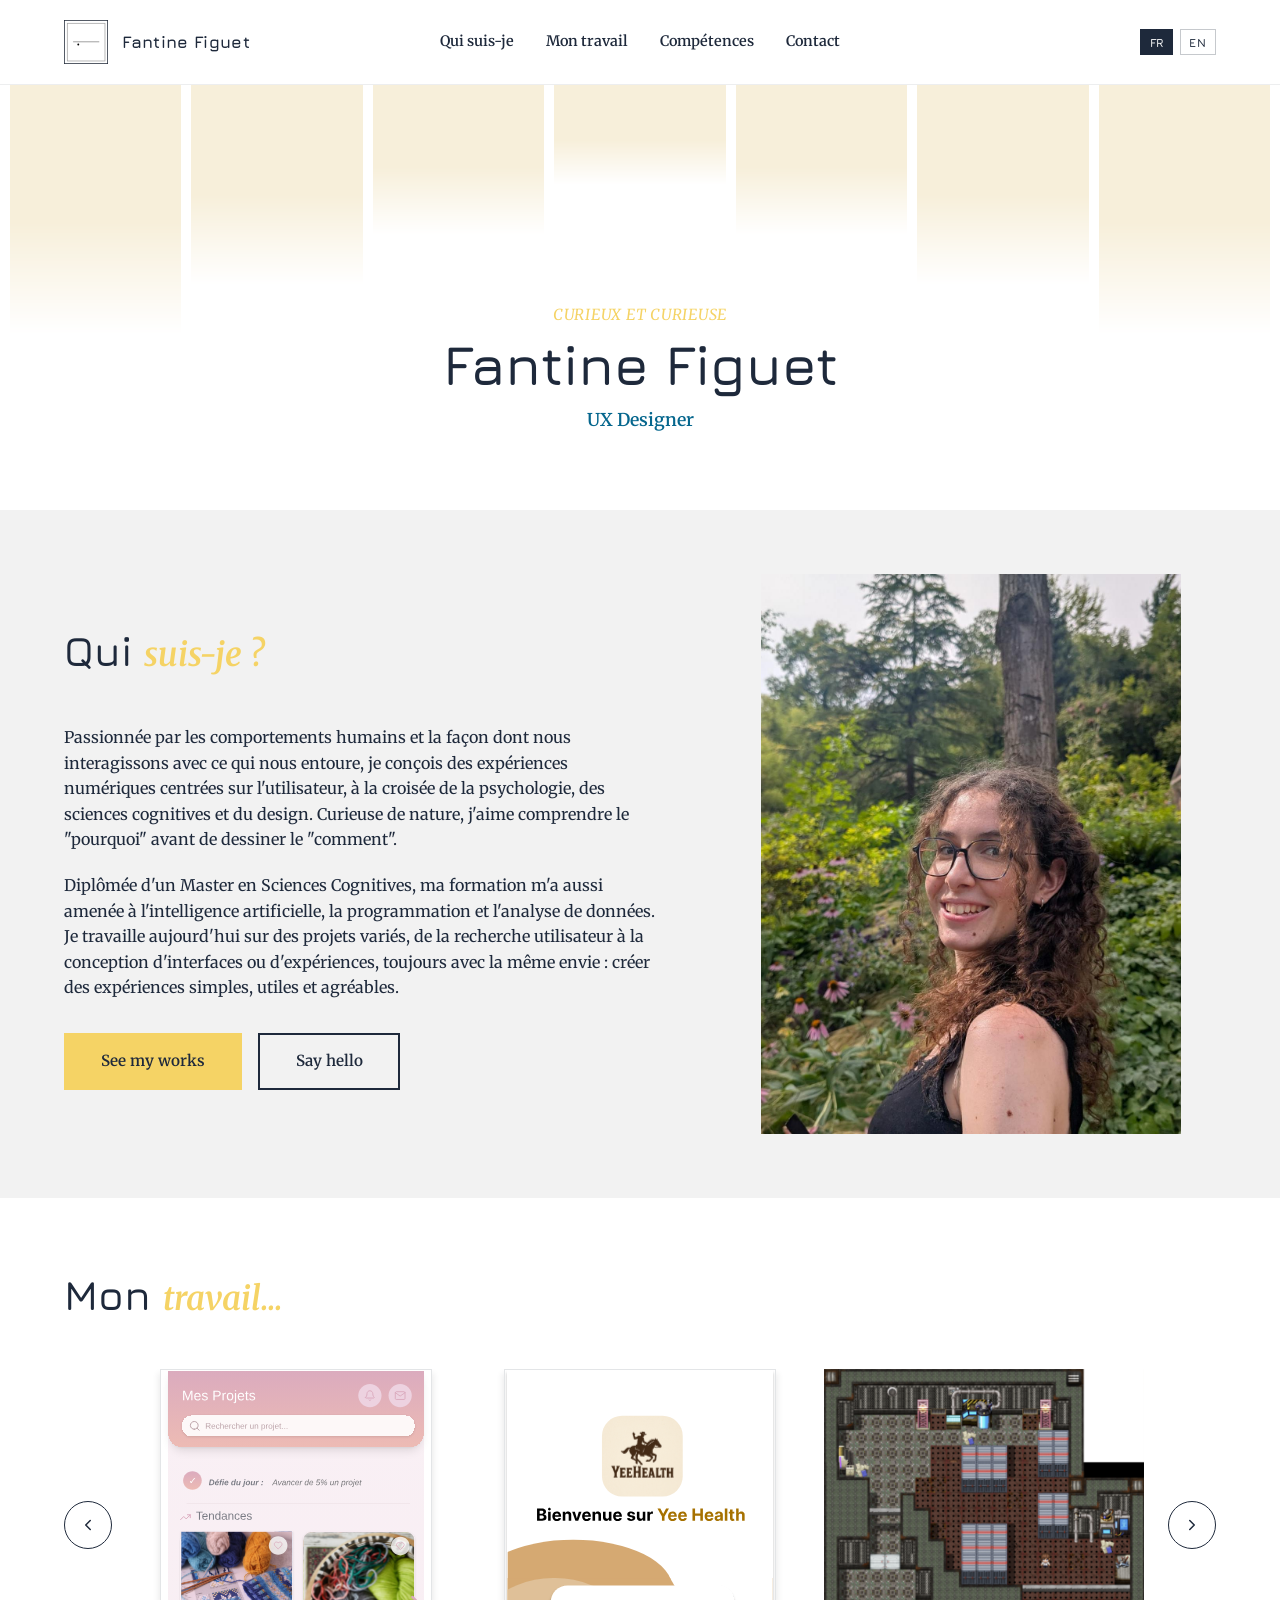
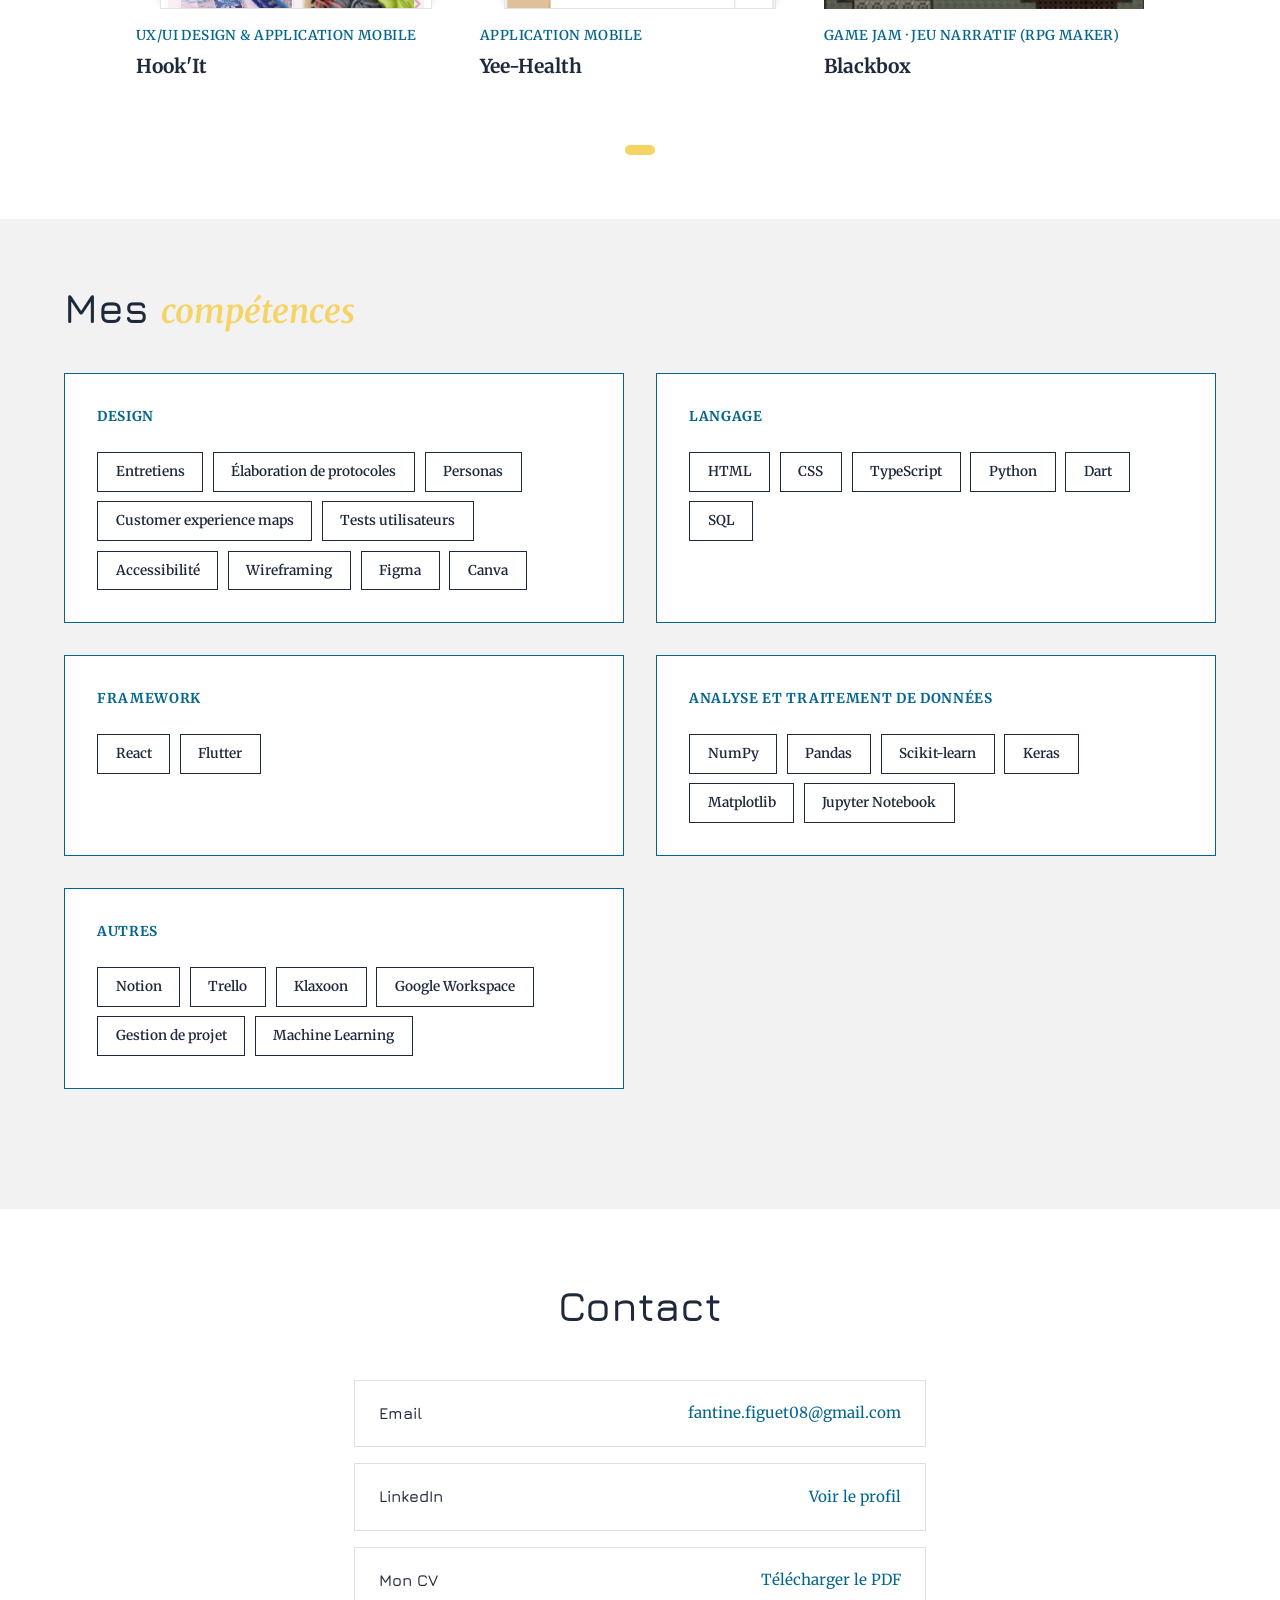
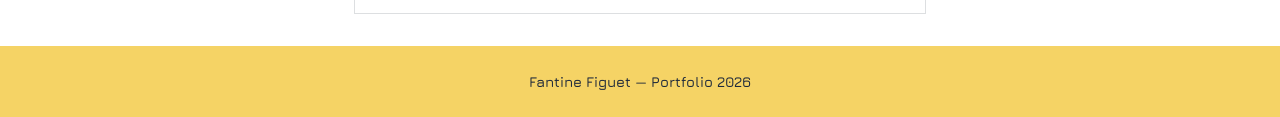
<file: index.html>
<!DOCTYPE html>
<html lang="fr">
<head>
  <meta charset="UTF-8">
  <meta name="viewport" content="width=device-width, initial-scale=1.0">
  <title>Fantine Portfolio</title>
  <meta name="description" content="Portfolio de Fantine Figuet, UX Designer.">
  <link rel="icon" type="image/svg+xml" href="assets/images/logo_icon.svg">

  <!-- Polices Google Fonts -->
  <link rel="preconnect" href="https://fonts.googleapis.com">
  <link rel="preconnect" href="https://fonts.gstatic.com" crossorigin>
  <link href="https://fonts.googleapis.com/css2?family=Jura:wght@400;500;600;700&family=Merriweather:ital,wght@0,400;0,700;1,400;1,700&display=swap" rel="stylesheet">

  <link rel="stylesheet" href="assets/css/style.css">
</head>
<body>

  <!-- =========================================================
       BARRE DE MENU (injectée par assets/js/navbar.js)
  ========================================================== -->
  <div id="navbar" data-root="./"></div>
  <script src="assets/js/navbar.js"></script>

  <!-- =========================================================
       1. HERO
  ========================================================== -->
  <section class="hero">
    <div class="hero-mosaic" aria-hidden="true">
      <div class="mosaic-item mosaic-1"></div>
      <div class="mosaic-item mosaic-2"></div>
      <div class="mosaic-item mosaic-3"></div>
      <div class="mosaic-item mosaic-4"></div>
      <div class="mosaic-item mosaic-5"></div>
      <div class="mosaic-item mosaic-6"></div>
      <div class="mosaic-item mosaic-7"></div>
    </div>

    <div class="hero-content">
      <p class="hero-tagline" data-i18n="hero.tagline"><em>Curieux et curieuse</em></p>
      <h1 class="hero-title">Fantine Figuet</h1>
      <p class="hero-role">UX Designer</p>
    </div>
  </section>


  <!-- =========================================================
       2. SECTION "QUI SUIS-JE ?"
  ========================================================== -->
  <section id="qui-suis-je" class="about">
    <div class="about-inner">

      <div class="about-text">
        <h2 class="section-title" data-i18n="about.title">Qui <em>suis-je ?</em></h2>

        <p data-i18n="about.p1">
          Passionnée par les comportements humains et la façon dont nous interagissons avec ce qui
          nous entoure, je conçois des expériences numériques centrées sur
          l'utilisateur, à la croisée de la psychologie, des sciences cognitives et du design.
          Curieuse de nature, j'aime comprendre le "pourquoi" avant de dessiner le "comment".
        </p>
        <p data-i18n="about.p2">
          Diplômée d'un Master en Sciences Cognitives, ma formation m'a aussi amenée à
          l'intelligence artificielle, la programmation et l'analyse de données. Je travaille
          aujourd'hui sur des projets variés, de la recherche utilisateur à la conception
          d'interfaces ou d'expériences, toujours avec la même envie : créer des expériences
          simples, utiles et agréables.
        </p>

        <div class="about-buttons">
          <a href="#travail" class="btn btn-fill-yellow">See my works</a>
          <a href="#contact" class="btn btn-outline-blue">Say hello</a>
        </div>
      </div>

      <div class="about-image">
        <img src="assets/images/fantine.jpg" alt="Photo de Fantine Figuet" class="about-photo">
        <div class="about-photo-accent"></div>
      </div>

    </div>
  </section>


  <!-- =========================================================
       3. SECTION "MON TRAVAIL..."
  ========================================================== -->
  <section id="travail" class="work">
    <div class="work-inner">
    <h2 class="section-title" data-i18n="work.title">Mon <em>travail...</em></h2>

    <div class="carousel carousel--work">
      <button class="carousel-arrow carousel-prev" aria-label="Projet précédent">
        <svg width="18" height="18" viewBox="0 0 24 24" fill="none" stroke="currentColor" stroke-width="2">
          <path d="M15 18l-6-6 6-6" stroke-linecap="round" stroke-linejoin="round"/>
        </svg>
      </button>

      <div class="carousel-viewport">
        <ul class="carousel-track">
          <!-- TODO: remplacer par les vrais projets (titre, catégorie, image) -->
          <!-- Chaque carte renvoie vers sa propre page : monportfolio/projet1, /projet2, ... -->
          <li class="project-card-item">
            <a href="hookit/" class="project-card">
              <img src="assets/images/hook_it/hifi/accueil.svg" alt="" class="project-image project-image--framed">
              <p class="project-category" data-i18n="work.hookit.category">UX/UI Design &amp; Application mobile</p>
              <h3 class="project-title" data-i18n="work.hookit.title">Hook'It</h3>
            </a>
          </li>
          <li class="project-card-item">
            <a href="esante/index.html" class="project-card">
              <img src="assets/images/esante/connexion.svg" alt="" class="project-image project-image--framed">
              <p class="project-category" data-i18n="work.esante.category">Application mobile</p>
              <h3 class="project-title" data-i18n="work.esante.title">Yee-Health</h3>
            </a>
          </li>
          <li class="project-card-item">
            <a href="blackbox/index.html" class="project-card">
              <img src="assets/images/game_jam_2024/mots_bb.svg" alt="" class="project-image">
              <p class="project-category" data-i18n="work.blackbox.category">Game Jam · Jeu narratif</p>
              <h3 class="project-title" data-i18n="work.blackbox.title">Blackbox</h3>
            </a>
          </li>
        </ul>
      </div>

      <button class="carousel-arrow carousel-next" aria-label="Projet suivant">
        <svg width="18" height="18" viewBox="0 0 24 24" fill="none" stroke="currentColor" stroke-width="2">
          <path d="M9 18l6-6-6-6" stroke-linecap="round" stroke-linejoin="round"/>
        </svg>
      </button>

      <div class="carousel-dots" role="tablist" aria-label="Navigation des projets"></div>
    </div>
    </div>
  </section>


  <!-- =========================================================
       4. SECTION "COMPÉTENCES"
  ========================================================== -->
  <section id="competences" class="skills">
    <div class="skills-inner">
    <h2 class="section-title skills-title" data-i18n="skills.title">
      Mes <em>compétences</em>
    </h2>

    <div class="skills-categories">
      <div class="skills-card">
        <h3 class="skills-card-title" data-i18n="skills.cat.design">Design</h3>
        <div class="skills-badges">
          <span class="skill-tag" data-i18n="skills.tag.entretiens">Entretiens</span>
          <span class="skill-tag" data-i18n="skills.tag.protocoles">Élaboration de protocoles</span>
          <span class="skill-tag">Personas</span>
          <span class="skill-tag">Customer experience maps</span>
          <span class="skill-tag" data-i18n="skills.tag.tests_utilisateurs">Tests utilisateurs</span>
          <span class="skill-tag" data-i18n="skills.tag.accessibilite">Accessibilité</span>
          <span class="skill-tag">Wireframing</span>
          <span class="skill-tag">Figma</span>
          <span class="skill-tag">Canva</span>
        </div>
      </div>

      <div class="skills-card">
        <h3 class="skills-card-title" data-i18n="skills.cat.language">Langage</h3>
        <div class="skills-badges">
          <span class="skill-tag">HTML</span>
          <span class="skill-tag">CSS</span>
          <span class="skill-tag">TypeScript</span>
          <span class="skill-tag">Python</span>
          <span class="skill-tag">Dart</span>
          <span class="skill-tag">SQL</span>
        </div>
      </div>

      <div class="skills-card">
        <h3 class="skills-card-title" data-i18n="skills.cat.framework">Framework</h3>
        <div class="skills-badges">
          <span class="skill-tag">React</span>
          <span class="skill-tag">Flutter</span>
        </div>
      </div>

      <div class="skills-card">
        <h3 class="skills-card-title" data-i18n="skills.cat.data">Analyse et traitement de données</h3>
        <div class="skills-badges">
          <span class="skill-tag">NumPy</span>
          <span class="skill-tag">Pandas</span>
          <span class="skill-tag">Scikit-learn</span>
          <span class="skill-tag">Keras</span>
          <span class="skill-tag">Matplotlib</span>
          <span class="skill-tag">Jupyter Notebook</span>
        </div>
      </div>

      <div class="skills-card">
        <h3 class="skills-card-title" data-i18n="skills.cat.other">Autres</h3>
        <div class="skills-badges">
          <span class="skill-tag">Notion</span>
          <span class="skill-tag">Trello</span>
          <span class="skill-tag">Klaxoon</span>
          <span class="skill-tag">Google Workspace</span>
          <span class="skill-tag" data-i18n="skills.tag.gestion_projet">Gestion de projet</span>
          <span class="skill-tag">Machine Learning</span>
        </div>
      </div>
    </div>
    </div>
  </section>


  <!-- =========================================================
       5. SECTION CONTACT
  ========================================================== -->
  <section id="contact" class="contact">
    <h2 class="section-title contact-title">Contact</h2>

    <!-- TODO: remplacer le lien "Mon CV" par le vrai PDF -->
    <div class="contact-links">
      <button type="button" class="contact-link contact-link--copy" data-copy="fantine.figuet08@gmail.com">
        <span class="contact-link-label" data-i18n="contact.email_label">Email</span>
        <span class="contact-link-value">fantine.figuet08@gmail.com</span>
      </button>
      <a href="https://www.linkedin.com/in/fantine-figuet" target="_blank" rel="noopener" class="contact-link">
        <span class="contact-link-label">LinkedIn</span>
        <span class="contact-link-value" data-i18n="contact.linkedin_value">Voir le profil</span>
      </a>
      <a href="#" target="_blank" rel="noopener" class="contact-link">
        <span class="contact-link-label" data-i18n="footer.cv">Mon CV</span>
        <span class="contact-link-value" data-i18n="contact.cv_value">Télécharger le PDF</span>
      </a>
    </div>
  </section>

  <!-- =========================================================
       6. FOOTER
  ========================================================== -->
  <footer class="footer">
    <p>Fantine Figuet — Portfolio 2026</p>
  </footer>

  <script src="assets/js/script.js"></script>
</body>
</html>
</file>
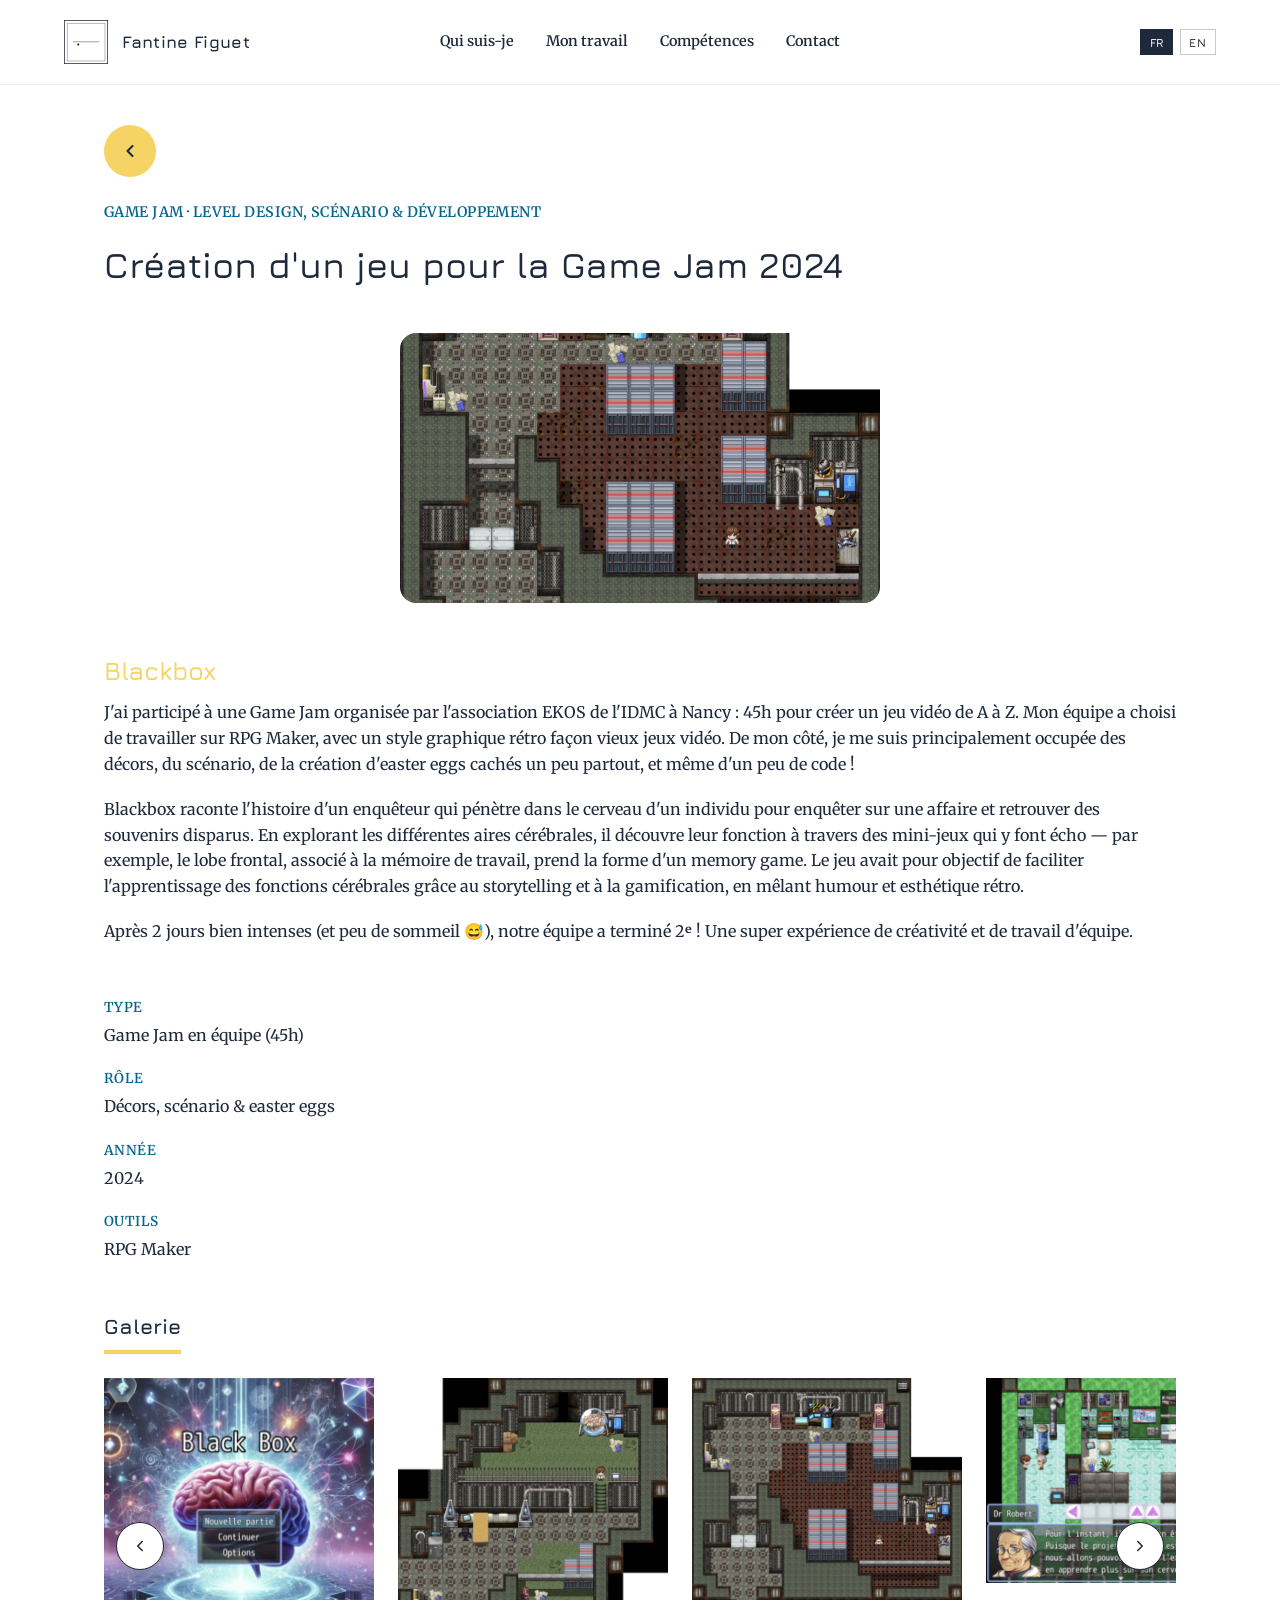
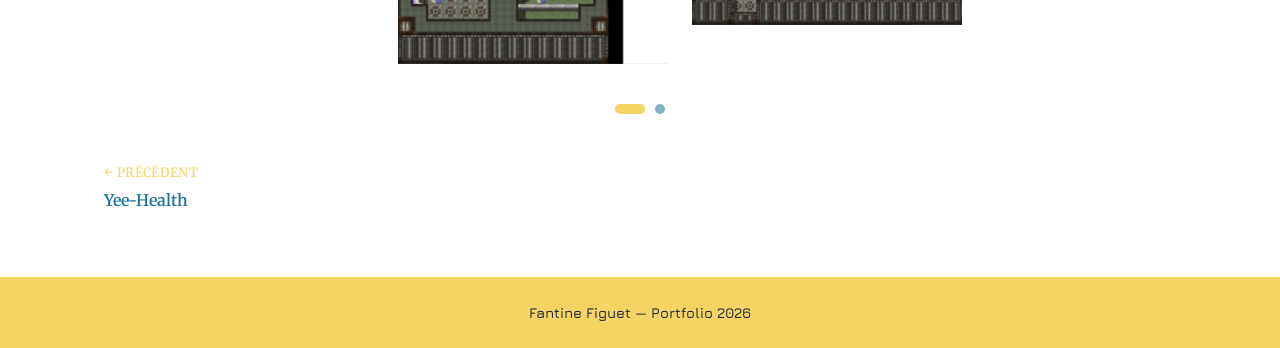
<file: blackbox/index.html>
<!DOCTYPE html>
<html lang="fr">
<head>
  <meta charset="UTF-8">
  <meta name="viewport" content="width=device-width, initial-scale=1.0">
  <title>Fantine Portfolio</title>
  <meta name="description" content="Blackbox — Création d'un jeu pour la Game Jam 2024, par Fantine Figuet, UX Designer.">
  <link rel="icon" type="image/svg+xml" href="../assets/images/logo_icon.svg">

  <link rel="preconnect" href="https://fonts.googleapis.com">
  <link rel="preconnect" href="https://fonts.gstatic.com" crossorigin>
  <link href="https://fonts.googleapis.com/css2?family=Jura:wght@400;500;600;700&family=Merriweather:ital,wght@0,400;0,700;1,400;1,700&display=swap" rel="stylesheet">

  <link rel="stylesheet" href="../assets/css/style.css">
</head>
<body>

  <div id="navbar" data-root="../"></div>
  <script src="../assets/js/navbar.js"></script>

  <!-- Détail du projet -->
  <article class="project-detail">
    <a href="../index.html#travail" class="project-detail-back" aria-label="Retour à Mon travail">
      <svg width="20" height="20" viewBox="0 0 24 24" fill="none" stroke="currentColor" stroke-width="2.5">
        <path d="M15 18l-6-6 6-6" stroke-linecap="round" stroke-linejoin="round"/>
      </svg>
    </a>

    <p class="project-detail-category" data-i18n="blackbox.category">Game Jam &middot; Level design, scénario &amp; développement</p>
    <h1 class="project-detail-title" data-i18n="blackbox.title">Création d'un jeu pour la Game Jam 2024</h1>

    <div class="project-detail-intro project-detail-intro--stacked">
      <div class="project-detail-hero">
        <div class="project-detail-hero-media">
          <img src="../assets/images/game_jam_2024/mots_bb.svg" alt="Écran principal du jeu Blackbox, style rétro pixel art" data-i18n-alt="blackbox.hero.alt">
        </div>
      </div>

      <div class="project-detail-body">
        <div class="project-detail-text">
          <h2 class="project-detail-app-name">Blackbox</h2>
          <p data-i18n="blackbox.p1">
            J'ai participé à une Game Jam organisée par l'association EKOS de l'IDMC
            à Nancy : 45h pour créer un jeu vidéo de A à Z. Mon équipe a choisi de
            travailler sur RPG Maker, avec un style graphique rétro façon vieux jeux
            vidéo. De mon côté, je me suis principalement occupée des décors, du
            scénario, de la création d'easter eggs cachés un peu partout, et même
            d'un peu de code !
          </p>
          <p data-i18n="blackbox.p2">
            Blackbox raconte l'histoire d'un enquêteur qui pénètre dans le cerveau
            d'un individu pour enquêter sur une affaire et retrouver des souvenirs
            disparus. En explorant les différentes aires cérébrales, il découvre leur
            fonction à travers des mini-jeux qui y font écho — par exemple, le lobe
            frontal, associé à la mémoire de travail, prend la forme d'un memory game.
            Le jeu avait pour objectif de
            faciliter l'apprentissage des fonctions cérébrales grâce au storytelling
            et à la gamification, en mêlant humour et esthétique rétro.
          </p>
          <p data-i18n="blackbox.p3">
            Après 2 jours bien intenses (et peu de sommeil 😅), notre équipe a terminé
            2ᵉ ! Une super expérience de créativité et de travail d'équipe.
          </p>
        </div>

        <dl class="project-detail-infos">
          <dt data-i18n="info.type_label">Type</dt>
          <dd data-i18n="blackbox.info.type_value">Game Jam en équipe (45h)</dd>
          <dt data-i18n="info.role_label">Rôle</dt>
          <dd data-i18n="blackbox.info.role_value">Décors, scénario &amp; easter eggs</dd>
          <dt data-i18n="info.year_label">Année</dt>
          <dd>2024</dd>
          <dt data-i18n="info.tools_label">Outils</dt>
          <dd>RPG Maker</dd>
        </dl>
      </div>
    </div>

    <!-- Écrans du jeu -->
    <div class="project-detail-gallery-header">
      <h2 class="project-detail-gallery-title" data-i18n="gallery.title">Galerie</h2>
    </div>

    <div class="gallery-carousel">
      <button class="carousel-arrow carousel-prev" aria-label="Capture précédente">
        <svg width="18" height="18" viewBox="0 0 24 24" fill="none" stroke="currentColor" stroke-width="2">
          <path d="M15 18l-6-6 6-6" stroke-linecap="round" stroke-linejoin="round"/>
        </svg>
      </button>
      <div class="carousel-viewport">
        <div class="carousel-track project-detail-gallery">
          <img src="../assets/images/game_jam_2024/titre_bb.svg" alt="Écran titre du jeu Blackbox" data-i18n-alt="blackbox.gallery.alt1">
          <img src="../assets/images/game_jam_2024/memo_blackbox.svg" alt="Écran mémo du jeu Blackbox" data-i18n-alt="blackbox.gallery.alt2">
          <img src="../assets/images/game_jam_2024/mots_bb.svg" alt="Écran principal du jeu Blackbox, style rétro pixel art" data-i18n-alt="blackbox.hero.alt">
          <img src="../assets/images/game_jam_2024/fin_bb.svg" alt="Écran de fin du jeu Blackbox" data-i18n-alt="blackbox.gallery.alt4">
          <img src="../assets/images/game_jam_2024/portail_bb.svg" alt="Écran du portail dans le jeu Blackbox" data-i18n-alt="blackbox.gallery.alt3">
        </div>
      </div>
      <button class="carousel-arrow carousel-next" aria-label="Capture suivante">
        <svg width="18" height="18" viewBox="0 0 24 24" fill="none" stroke="currentColor" stroke-width="2">
          <path d="M9 18l6-6-6-6" stroke-linecap="round" stroke-linejoin="round"/>
        </svg>
      </button>
      <div class="carousel-dots" role="tablist" aria-label="Navigation de la galerie"></div>
    </div>

    <nav class="project-detail-nav project-detail-nav--prev-only">
      <a href="../esante/index.html">
        <span class="project-detail-nav-label" data-i18n="nav_arrows.prev_label">&larr; Précédent</span>
        <span class="project-detail-nav-title" data-i18n="blackbox.nav.prev_title">Yee-Health</span>
      </a>
    </nav>
  </article>

  <footer class="footer">
    <p>Fantine Figuet — Portfolio 2026</p>
  </footer>

  <script src="../assets/js/script.js"></script>
</body>
</html>
</file>
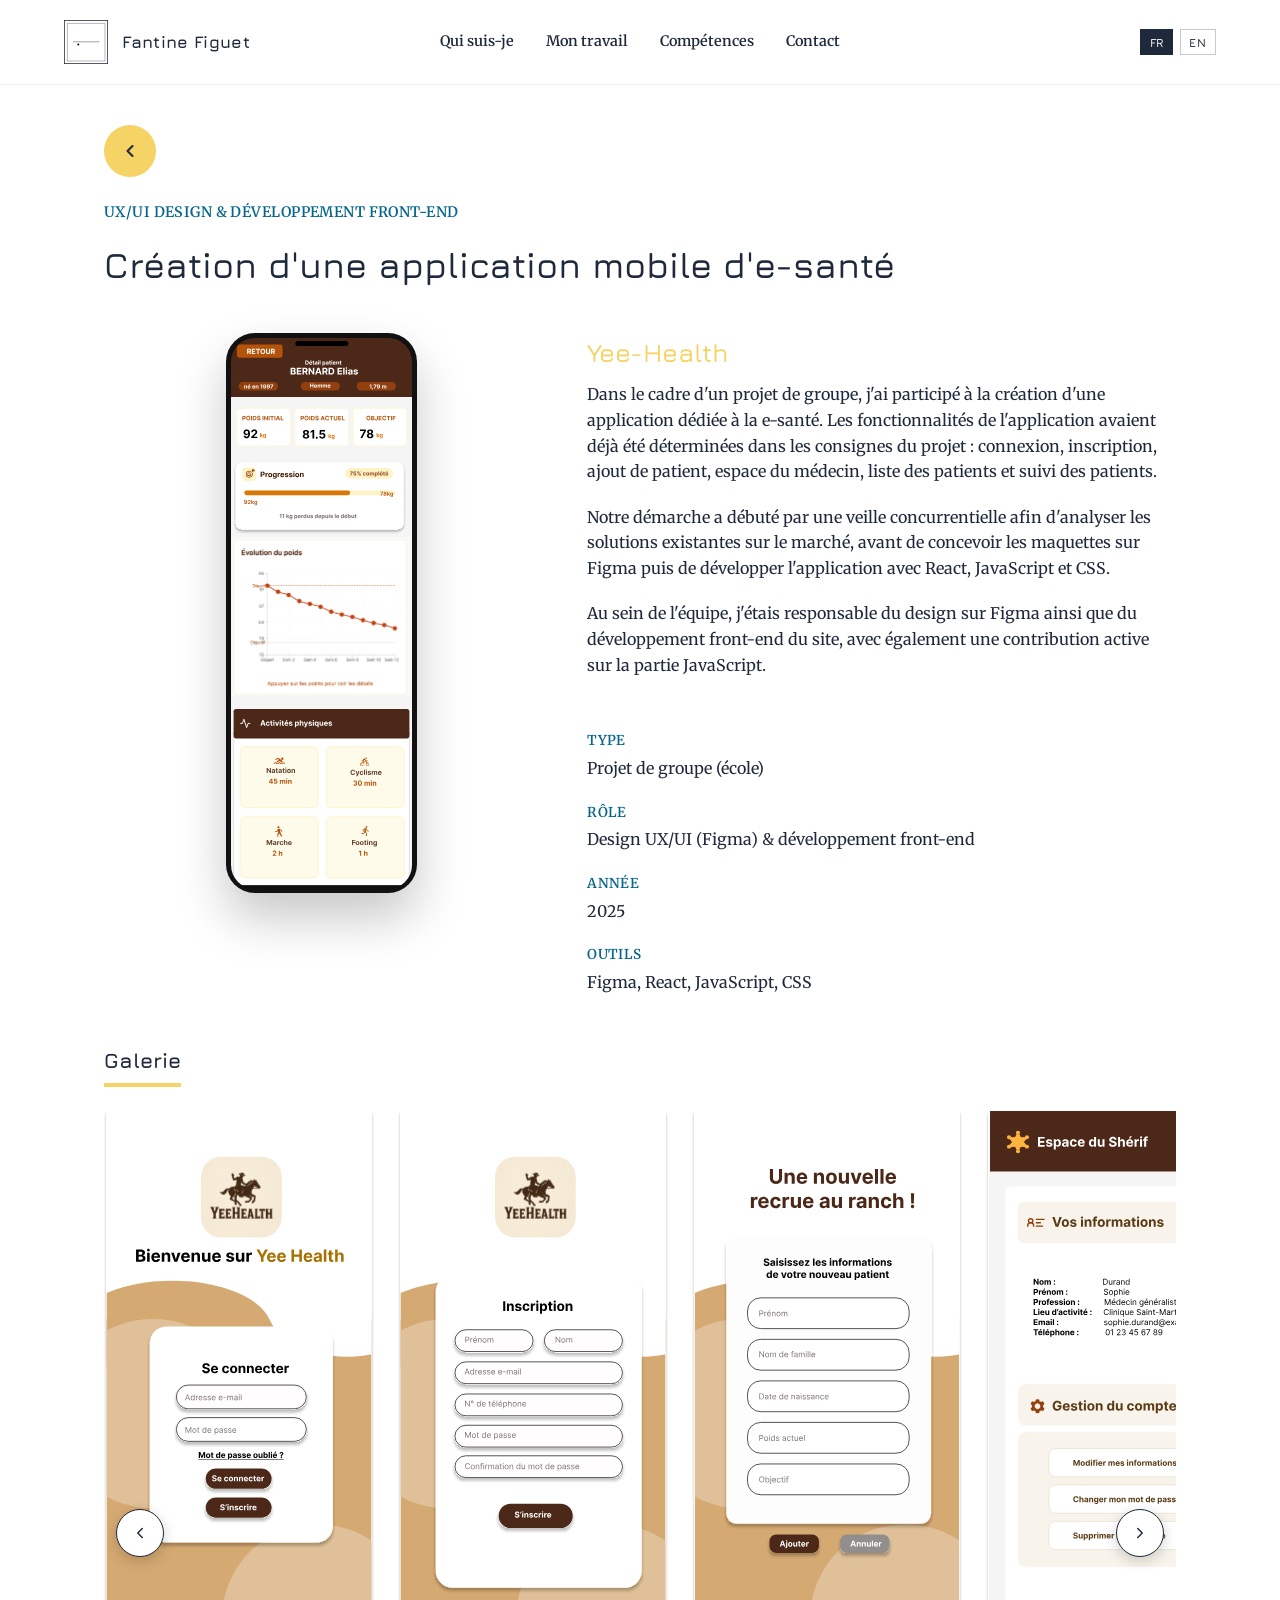
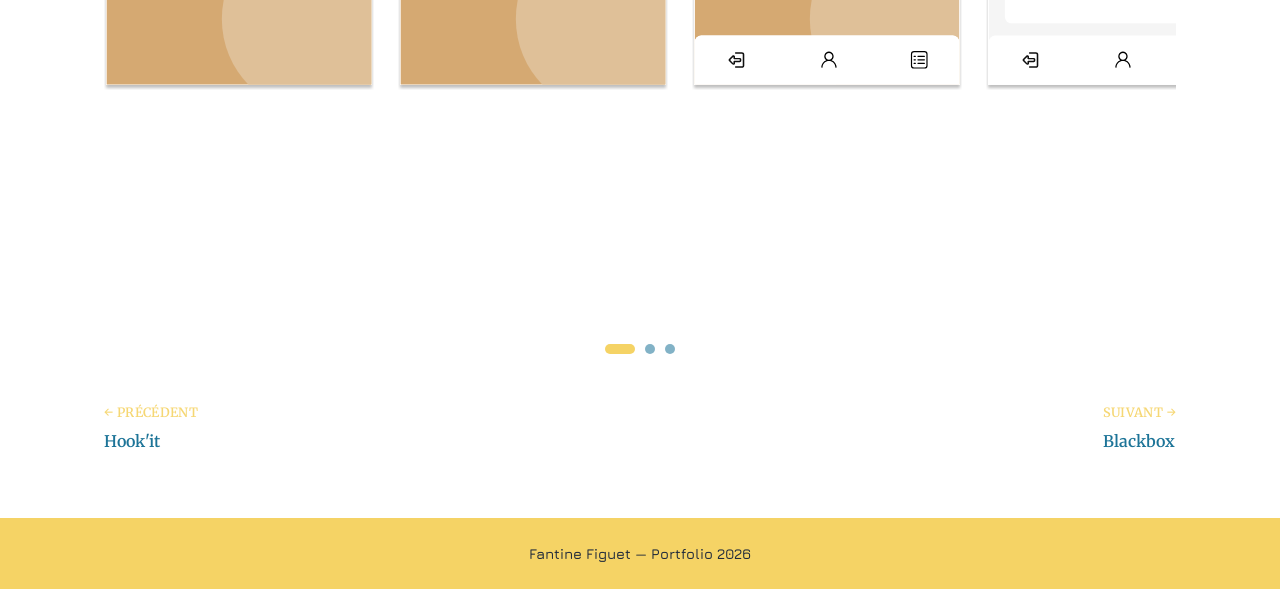
<file: esante/index.html>
<!DOCTYPE html>
<html lang="fr">
<head>
  <meta charset="UTF-8">
  <meta name="viewport" content="width=device-width, initial-scale=1.0">
  <title>Fantine Portfolio</title>
  <meta name="description" content="Création d'une application mobile d'e-santé, UX/UI Design & développement front-end, par Fantine Figuet, UX Designer.">
  <link rel="icon" type="image/svg+xml" href="../assets/images/logo_icon.svg">

  <link rel="preconnect" href="https://fonts.googleapis.com">
  <link rel="preconnect" href="https://fonts.gstatic.com" crossorigin>
  <link href="https://fonts.googleapis.com/css2?family=Jura:wght@400;500;600;700&family=Merriweather:ital,wght@0,400;0,700;1,400;1,700&display=swap" rel="stylesheet">

  <link rel="stylesheet" href="../assets/css/style.css">
</head>
<body>

  <div id="navbar" data-root="../"></div>
  <script src="../assets/js/navbar.js"></script>

  <!-- Détail du projet -->
  <article class="project-detail">
    <a href="../index.html#travail" class="project-detail-back" aria-label="Retour à Mon travail">
      <svg width="20" height="20" viewBox="0 0 24 24" fill="none" stroke="currentColor" stroke-width="2.5">
        <path d="M15 18l-6-6 6-6" stroke-linecap="round" stroke-linejoin="round"/>
      </svg>
    </a>

    <p class="project-detail-category" data-i18n="esante.category">UX/UI Design &amp; Développement front-end</p>
    <h1 class="project-detail-title" data-i18n="esante.title">Création d'une application mobile d'e-santé</h1>

    <div class="project-detail-intro">
      <div class="project-detail-hero">
        <div class="phone-mockup" style="--phone-ratio: 0.34045;">
          <div class="phone-mockup-screen">
            <img src="../assets/images/esante/detail-activite-patient.svg" alt="Écran de détail d'un patient de l'application e-santé" data-i18n-alt="esante.hero.alt">
          </div>
        </div>
      </div>

      <div class="project-detail-body">
        <div class="project-detail-text">
          <h2 class="project-detail-app-name">Yee-Health</h2>
          <p data-i18n="esante.p1">
            Dans le cadre d'un projet de groupe, j'ai participé à la création d'une
            application dédiée à la e-santé. Les fonctionnalités de l'application
            avaient déjà été déterminées dans les consignes du projet : connexion,
            inscription, ajout de patient, espace du médecin, liste des patients et
            suivi des patients.
          </p>
          <p data-i18n="esante.p2">
            Notre démarche a débuté par une veille concurrentielle afin d'analyser
            les solutions existantes sur le marché, avant de concevoir les maquettes
            sur Figma puis de développer l'application avec React, JavaScript et CSS.
          </p>
          <p data-i18n="esante.p3">
            Au sein de l'équipe, j'étais responsable du design sur Figma ainsi que
            du développement front-end du site, avec également une contribution
            active sur la partie JavaScript.
          </p>
        </div>

        <dl class="project-detail-infos">
          <dt data-i18n="info.type_label">Type</dt>
          <dd data-i18n="esante.info.type_value">Projet de groupe (école)</dd>
          <dt data-i18n="info.role_label">Rôle</dt>
          <dd data-i18n="esante.info.role_value">Design UX/UI (Figma) &amp; développement front-end</dd>
          <dt data-i18n="info.year_label">Année</dt>
          <dd>2025</dd>
          <dt data-i18n="info.tools_label">Outils</dt>
          <dd>Figma, React, JavaScript, CSS</dd>
        </dl>
      </div>
    </div>

    <!-- Écrans de l'application -->
    <div class="project-detail-gallery-header">
      <h2 class="project-detail-gallery-title" data-i18n="gallery.title">Galerie</h2>
    </div>

    <div class="gallery-carousel">
      <button class="carousel-arrow carousel-prev" aria-label="Capture précédente">
        <svg width="18" height="18" viewBox="0 0 24 24" fill="none" stroke="currentColor" stroke-width="2">
          <path d="M15 18l-6-6 6-6" stroke-linecap="round" stroke-linejoin="round"/>
        </svg>
      </button>
      <div class="carousel-viewport">
        <div class="carousel-track project-detail-gallery">
          <img src="../assets/images/esante/connexion.svg" alt="Écran de connexion de l'application" data-i18n-alt="esante.gallery.alt1">
          <img src="../assets/images/esante/inscription.svg" alt="Écran d'inscription de l'application" data-i18n-alt="esante.gallery.alt2">
          <img src="../assets/images/esante/ajout-nouveau-patient.svg" alt="Écran d'ajout d'un nouveau patient" data-i18n-alt="esante.gallery.alt3">
          <img src="../assets/images/esante/compte-pro.svg" alt="Écran du compte pro" data-i18n-alt="esante.gallery.alt4">
          <img src="../assets/images/esante/master.svg" alt="Écran principal de l'application" data-i18n-alt="esante.gallery.alt5">
          <img src="../assets/images/esante/detail-activite-patient.svg" alt="Écran de détail d'un patient" data-i18n-alt="esante.gallery.alt6">
        </div>
      </div>
      <button class="carousel-arrow carousel-next" aria-label="Capture suivante">
        <svg width="18" height="18" viewBox="0 0 24 24" fill="none" stroke="currentColor" stroke-width="2">
          <path d="M9 18l6-6-6-6" stroke-linecap="round" stroke-linejoin="round"/>
        </svg>
      </button>
      <div class="carousel-dots" role="tablist" aria-label="Navigation de la galerie"></div>
    </div>

    <nav class="project-detail-nav">
      <a href="../hookit/index.html">
        <span class="project-detail-nav-label" data-i18n="nav_arrows.prev_label">&larr; Précédent</span>
        <span class="project-detail-nav-title" data-i18n="esante.nav.prev_title">Hook'it</span>
      </a>
      <a href="../blackbox/index.html">
        <span class="project-detail-nav-label" data-i18n="nav_arrows.next_label">Suivant &rarr;</span>
        <span class="project-detail-nav-title" data-i18n="work.blackbox.title">Blackbox</span>
      </a>
    </nav>
  </article>

  <footer class="footer">
    <p>Fantine Figuet — Portfolio 2026</p>
  </footer>

  <script src="../assets/js/script.js"></script>
</body>
</html>
</file>
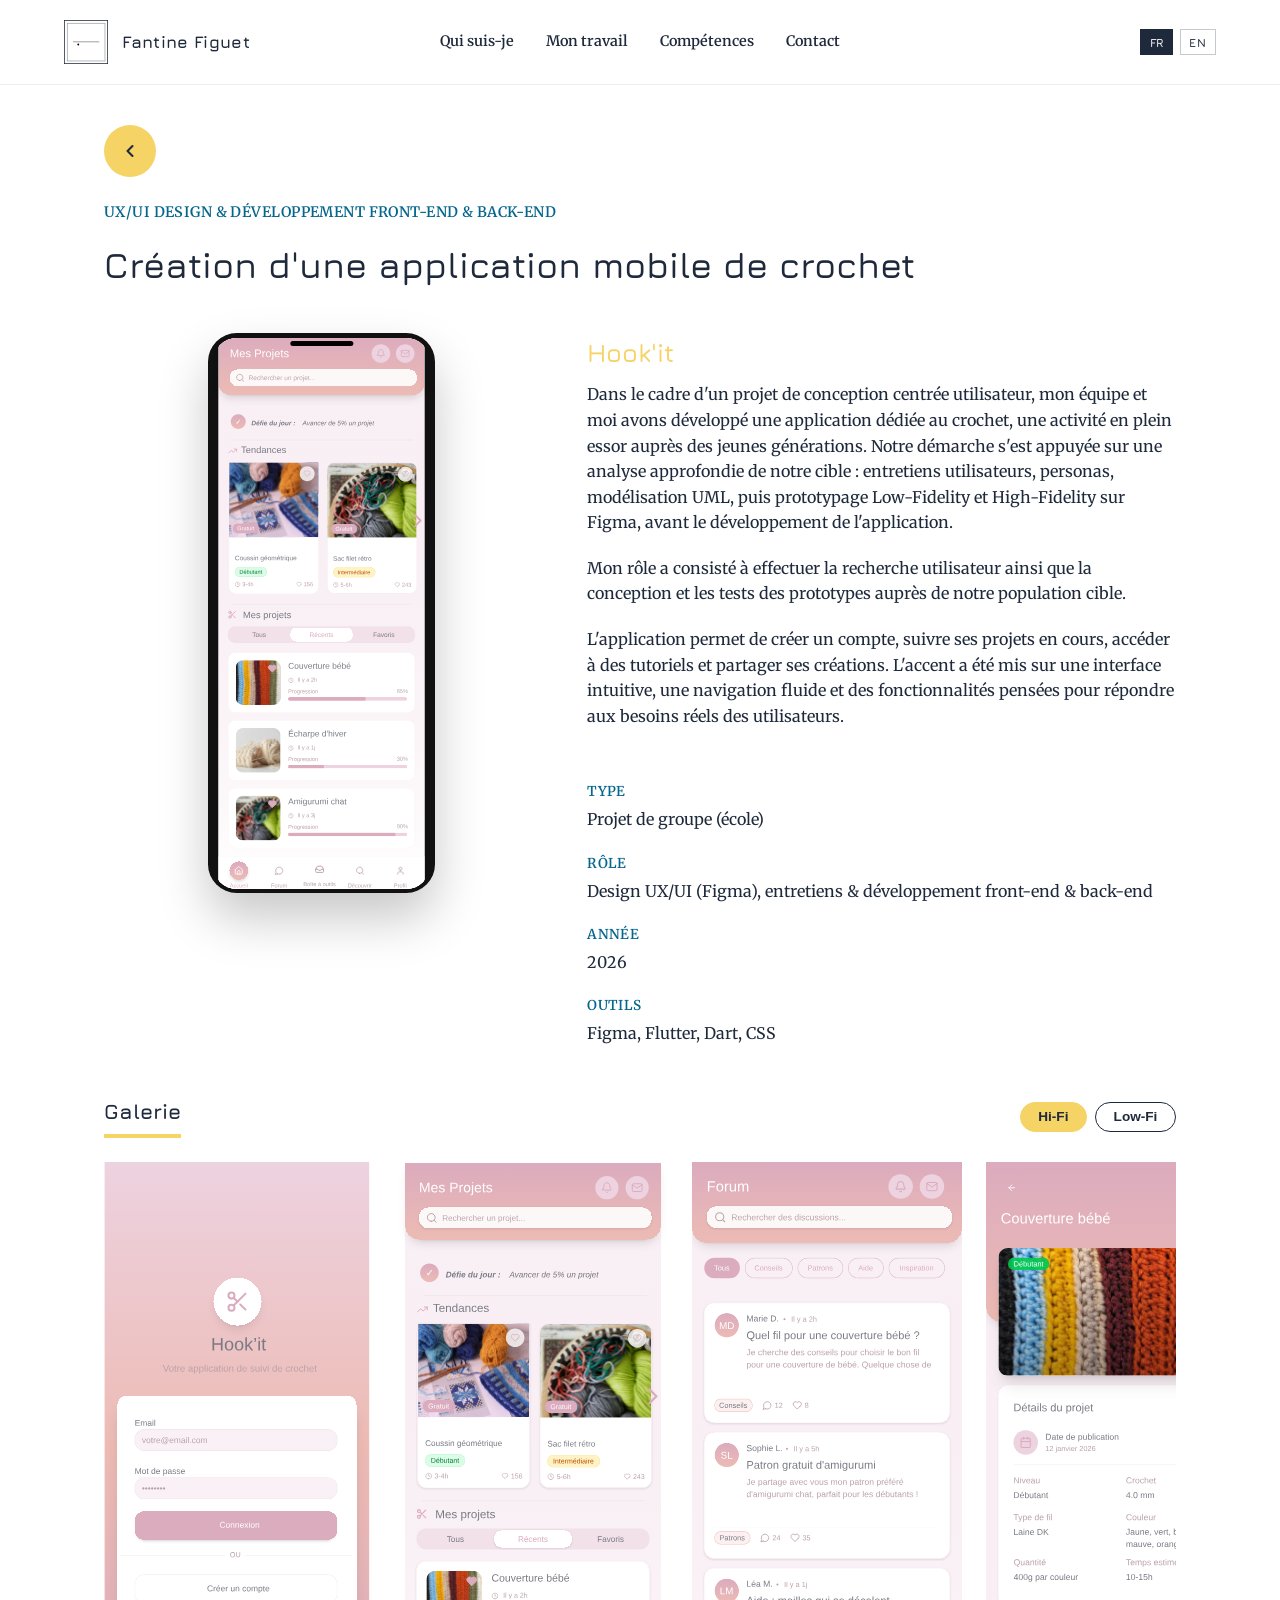
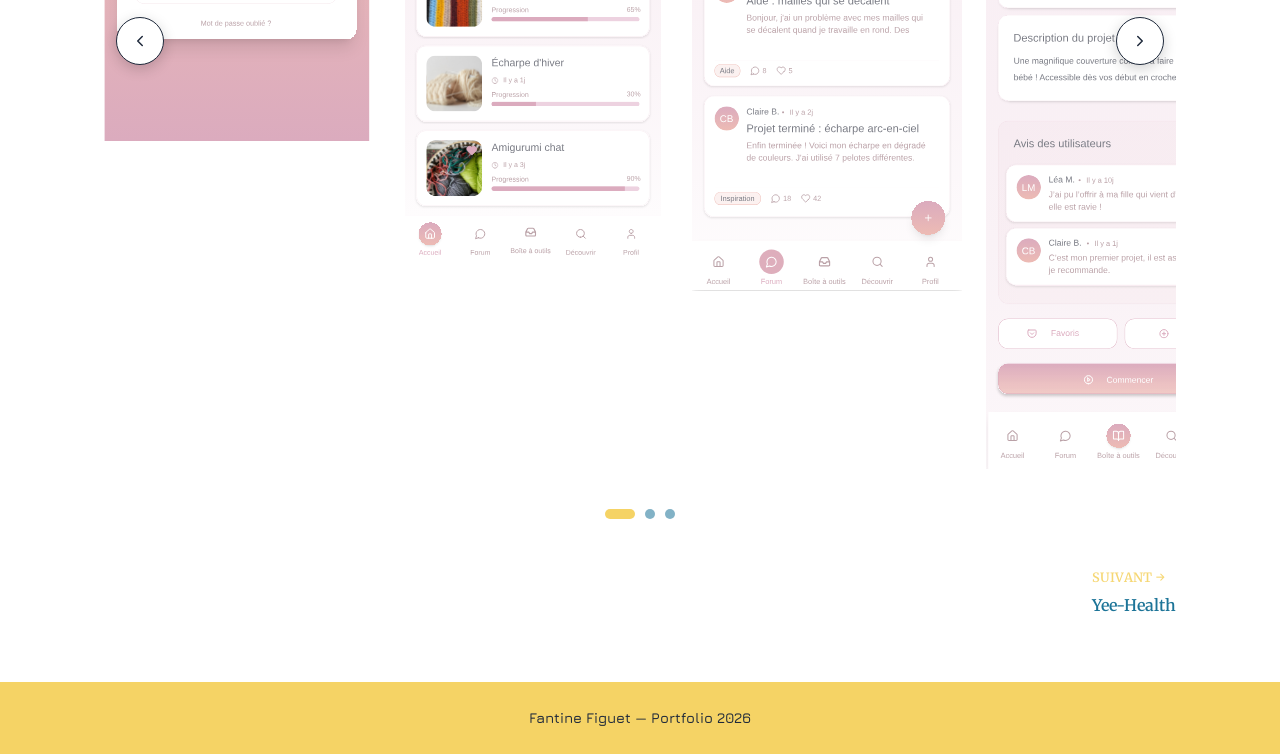
<file: hookit/index.html>
<!DOCTYPE html>
<html lang="fr">
<head>
  <meta charset="UTF-8">
  <meta name="viewport" content="width=device-width, initial-scale=1.0">
  <title>Fantine Portfolio</title>
  <meta name="description" content="Création d'une application mobile sur le crochet, UX/UI Design, développement front-end & back-end.">
  <link rel="icon" type="image/svg+xml" href="../assets/images/logo_icon.svg">

  <link rel="preconnect" href="https://fonts.googleapis.com">
  <link rel="preconnect" href="https://fonts.gstatic.com" crossorigin>
  <link href="https://fonts.googleapis.com/css2?family=Jura:wght@400;500;600;700&family=Merriweather:ital,wght@0,400;0,700;1,400;1,700&display=swap" rel="stylesheet">

  <link rel="stylesheet" href="../assets/css/style.css">
</head>
<body>

  <div id="navbar" data-root="../"></div>
  <script src="../assets/js/navbar.js"></script>

  <!-- Détail du projet -->
  <article class="project-detail">
    <a href="../index.html#travail" class="project-detail-back" aria-label="Retour à Mon travail">
      <svg width="20" height="20" viewBox="0 0 24 24" fill="none" stroke="currentColor" stroke-width="2.5">
        <path d="M15 18l-6-6 6-6" stroke-linecap="round" stroke-linejoin="round"/>
      </svg>
    </a>

    <p class="project-detail-category" data-i18n="hookit.category">UX/UI Design &amp; Développement front-end & back-end</p>
    <h1 class="project-detail-title" data-i18n="hookit.title">Création d'une application mobile de crochet</h1>

    <div class="project-detail-intro">
      <div class="project-detail-hero">
        <div class="phone-mockup" style="--phone-ratio: 0.40407;">
          <div class="phone-mockup-screen">
            <img src="../assets/images/hook_it/hifi/accueil.svg" alt="Écran d'accueil de l'application (hi-fi)">
          </div>
        </div>
      </div>

      <div class="project-detail-body">
        <div class="project-detail-text">
          <h2 class="project-detail-app-name">Hook'it</h2>
          <p data-i18n="hookit.p1">
            Dans le cadre d'un projet de conception centrée utilisateur, mon équipe et moi avons développé une application dédiée au crochet, une activité en plein essor auprès des jeunes générations.
            Notre démarche s'est appuyée sur une analyse approfondie de notre cible : entretiens utilisateurs, personas, modélisation UML, puis prototypage Low-Fidelity et High-Fidelity sur Figma, avant le développement de l'application.
          </p>
          <p data-i18n="hookit.p2">
            Mon rôle a consisté à effectuer la recherche utilisateur ainsi que la conception et les tests des prototypes auprès de notre population cible.
          </p>
          <p data-i18n="hookit.p3">
            L'application permet de créer un compte, suivre ses projets en cours, accéder à des tutoriels et partager ses créations.
            L'accent a été mis sur une interface intuitive, une navigation fluide et des fonctionnalités pensées pour répondre aux besoins réels des utilisateurs.
          </p>
        </div>

        <dl class="project-detail-infos">
          <dt data-i18n="info.type_label">Type</dt>
          <dd data-i18n="hookit.info.type_value">Projet de groupe (école)</dd>
          <dt data-i18n="info.role_label">Rôle</dt>
          <dd data-i18n="hookit.info.role_value">Design UX/UI (Figma), entretiens &amp; développement front-end & back-end</dd>
          <dt data-i18n="info.year_label">Année</dt>
          <dd>2026</dd>
          <dt data-i18n="info.tools_label">Outils</dt>
          <dd>Figma, Flutter, Dart, CSS</dd>
        </dl>
      </div>
    </div>

    <!-- Écrans de l'application -->
    <div class="project-detail-gallery-header">
      <h2 class="project-detail-gallery-title" data-i18n="gallery.title">Galerie</h2>
      <div class="fidelity-toggle" role="group" aria-label="Choix du niveau de fidélité">
        <button type="button" class="fidelity-btn active" data-fidelity="hifi" data-i18n="gallery.hifi">Hi-Fi</button>
        <button type="button" class="fidelity-btn" data-fidelity="lowfi" data-i18n="gallery.lowfi">Low-Fi</button>
      </div>
    </div>

    <div class="gallery-carousel" data-fidelity="hifi">
      <button class="carousel-arrow carousel-prev" aria-label="Capture précédente">
        <svg width="18" height="18" viewBox="0 0 24 24" fill="none" stroke="currentColor" stroke-width="2">
          <path d="M15 18l-6-6 6-6" stroke-linecap="round" stroke-linejoin="round"/>
        </svg>
      </button>
      <div class="carousel-viewport">
        <div class="carousel-track project-detail-gallery">
          <img src="../assets/images/hook_it/hifi/connexion.svg" alt="Écran de connexion (hi-fi)">
          <img src="../assets/images/hook_it/hifi/accueil.svg" alt="Écran d'accueil (hi-fi)">
          <img src="../assets/images/hook_it/hifi/forum.svg" alt="Écran forum (hi-fi)">
          <img src="../assets/images/hook_it/hifi/description.svg" alt="Écran de description du projet (hi-fi)">
          <img src="../assets/images/hook_it/hifi/recherche.svg" alt="Écran de recherche (hi-fi)">
          <img src="../assets/images/hook_it/hifi/profil.svg" alt="Écran profil (hi-fi)">
        </div>
      </div>
      <button class="carousel-arrow carousel-next" aria-label="Capture suivante">
        <svg width="18" height="18" viewBox="0 0 24 24" fill="none" stroke="currentColor" stroke-width="2">
          <path d="M9 18l6-6-6-6" stroke-linecap="round" stroke-linejoin="round"/>
        </svg>
      </button>
      <div class="carousel-dots" role="tablist" aria-label="Navigation de la galerie"></div>
    </div>

    <div class="gallery-carousel" data-fidelity="lowfi" hidden>
      <button class="carousel-arrow carousel-prev" aria-label="Capture précédente">
        <svg width="18" height="18" viewBox="0 0 24 24" fill="none" stroke="currentColor" stroke-width="2">
          <path d="M15 18l-6-6 6-6" stroke-linecap="round" stroke-linejoin="round"/>
        </svg>
      </button>
      <div class="carousel-viewport">
        <div class="carousel-track project-detail-gallery">
          <img src="../assets/images/hook_it/lowfi/accueil.svg" alt="Écran d'accueil (low-fi)">
          <img src="../assets/images/hook_it/lowfi/forum.svg" alt="Écran forum (low-fi)">
          <img src="../assets/images/hook_it/lowfi/discover.svg" alt="Écran découverte (low-fi)">
          <img src="../assets/images/hook_it/lowfi/profil.svg" alt="Écran profil (low-fi)">
          <img src="../assets/images/hook_it/lowfi/creation-patron.svg" alt="Écran de création de patron (low-fi)">
          <img src="../assets/images/hook_it/lowfi/glossaire.svg" alt="Écran glossaire (low-fi)">
          <img src="../assets/images/hook_it/lowfi/suivi-projet.svg" alt="Écran de suivi de projet (low-fi)">
        </div>
      </div>
      <button class="carousel-arrow carousel-next" aria-label="Capture suivante">
        <svg width="18" height="18" viewBox="0 0 24 24" fill="none" stroke="currentColor" stroke-width="2">
          <path d="M9 18l6-6-6-6" stroke-linecap="round" stroke-linejoin="round"/>
        </svg>
      </button>
      <div class="carousel-dots" role="tablist" aria-label="Navigation de la galerie"></div>
    </div>

    <nav class="project-detail-nav project-detail-nav--next-only">
      <a href="../esante/index.html">
        <span class="project-detail-nav-label" data-i18n="nav_arrows.next_label">Suivant &rarr;</span>
        <span class="project-detail-nav-title" data-i18n="hookit.nav.next_title">Yee-Health</span>
      </a>
    </nav>
  </article>

  <footer class="footer">
    <p>Fantine Figuet — Portfolio 2026</p>
  </footer>

  <script src="../assets/js/script.js"></script>
</body>
</html>
</file>
<file: assets/css/style.css>
/* =========================================================
   VARIABLES / RESET
========================================================== */
:root {
  --color-yellow: #F5D365;
  --color-blue: #05668D;
  --color-text: #1E293B;
  --color-white: #FFFFFF;
  --color-gray-placeholder: #D9D9D9;
  --color-gray-placeholder-dark: #BFBFBF;
  --color-bg-alt: #F2F2F2;

  --font-heading: 'Jura', sans-serif;
  --font-body: 'Merriweather', serif;

  --max-width: 1200px;
  --section-padding-y: 4rem;
  --section-padding-x: 5vw;
}

* {
  margin: 0;
  padding: 0;
  box-sizing: border-box;
}

html {
  scroll-behavior: smooth;
}

body {
  font-family: var(--font-body);
  color: var(--color-text);
  background-color: var(--color-white);
  line-height: 1.6;
  overflow-x: hidden;
}

/* "Fantine Figuet" et les titres de section : police Jura */
h1, h2 {
  font-family: var(--font-heading);
  font-weight: 600;
  color: var(--color-text);
}

h3 {
  font-weight: 700;
  color: var(--color-text);
}

em {
  font-style: italic;
}

a {
  color: var(--color-blue);
  text-decoration: none;
}

ul {
  list-style: none;
}

img {
  max-width: 100%;
  display: block;
}

/* Placeholder gris générique (images / logos à venir) — angle droit */
.img-placeholder {
  background-color: var(--color-gray-placeholder);
  border-radius: 0;
  position: relative;
  overflow: hidden;
}

.img-placeholder::before {
  content: "";
  position: absolute;
  inset: 0;
  margin: auto;
  width: 28%;
  height: 28%;
  max-width: 40px;
  max-height: 40px;
  background-color: var(--color-gray-placeholder-dark);
  -webkit-mask: url("data:image/svg+xml;utf8,<svg xmlns='http://www.w3.org/2000/svg' viewBox='0 0 24 24'><path d='M21 19V5c0-1.1-.9-2-2-2H5c-1.1 0-2 .9-2 2v14c0 1.1.9 2 2 2h14c1.1 0 2-.9 2-2zM8.5 13.5l2.5 3.01L14.5 12l4.5 6H5l3.5-4.5z'/></svg>") center / contain no-repeat;
  mask: url("data:image/svg+xml;utf8,<svg xmlns='http://www.w3.org/2000/svg' viewBox='0 0 24 24'><path d='M21 19V5c0-1.1-.9-2-2-2H5c-1.1 0-2 .9-2 2v14c0 1.1.9 2 2 2h14c1.1 0 2-.9 2-2zM8.5 13.5l2.5 3.01L14.5 12l4.5 6H5l3.5-4.5z'/></svg>") center / contain no-repeat;
}

/* =========================================================
   ÉLÉMENTS COMMUNS (titres, boutons, séparateurs)
========================================================== */
.section-title {
  font-size: clamp(1.8rem, 4vw, 2.6rem);
  margin-bottom: 2.5rem;
}

.section-title em {
  color: var(--color-yellow);
  font-family: var(--font-body);
  font-size: 0.8em;
}

.btn {
  display: inline-block;
  padding: 0.9rem 2.2rem;
  border-radius: 0;
  font-family: var(--font-body);
  font-weight: 600;
  font-size: 0.95rem;
  cursor: pointer;
  transition: all 0.25s ease;
  border: 2px solid transparent;
  text-align: center;
}

.btn-outline-yellow {
  border-color: var(--color-yellow);
  color: var(--color-text);
  background: transparent;
}
.btn-outline-yellow:hover {
  background-color: var(--color-yellow);
}

.btn-outline-blue {
  border-color: var(--color-text);
  color: var(--color-text);
  background: transparent;
}
.btn-outline-blue:hover {
  background-color: var(--color-text);
  color: var(--color-white);
}

.btn-fill-yellow {
  background-color: var(--color-yellow);
  color: var(--color-text);
}
.btn-fill-yellow:hover {
  filter: brightness(0.92);
}

/* =========================================================
   BARRE DE MENU
========================================================== */
.navbar {
  position: sticky;
  top: 0;
  z-index: 100;
  background-color: var(--color-white);
  padding: 1.25rem var(--section-padding-x);
  border-bottom: 1px solid rgba(30, 41, 59, 0.08);
}

.navbar-inner {
  max-width: var(--max-width);
  margin: 0 auto;
  display: grid;
  grid-template-columns: 1fr auto 1fr;
  align-items: center;
  gap: 1.5rem;
}

.navbar-logo {
  display: inline-flex;
  align-items: center;
  gap: 0.9rem;
  flex-shrink: 0;
  justify-self: start;
  min-width: 0;
}

.navbar-logo-icon {
  display: block;
  height: 44px;
  width: auto;
  flex-shrink: 0;
}

.navbar-logo-text {
  font-family: var(--font-heading);
  font-weight: 700;
  font-size: 1.05rem;
  color: var(--color-text);
  white-space: nowrap;
  letter-spacing: 0.02em;
}

.navbar-links {
  display: flex;
  flex-wrap: wrap;
  justify-content: center;
  gap: 2rem;
  justify-self: center;
}

.navbar-links a {
  color: var(--color-text);
  font-weight: 600;
  font-size: 0.9rem;
  transition: color 0.25s ease;
}

.navbar-links a:hover {
  color: var(--color-blue);
}

.navbar-right {
  display: flex;
  align-items: center;
  gap: 1rem;
  justify-self: end;
}

/* Sélecteur de langue (FR / EN) */
.lang-switch {
  display: flex;
  gap: 0.4rem;
}

.lang-btn {
  background: none;
  border: 1px solid rgba(30, 41, 59, 0.25);
  color: var(--color-text);
  font-family: var(--font-heading);
  font-size: 0.75rem;
  font-weight: 600;
  letter-spacing: 0.03em;
  padding: 0.3rem 0.55rem;
  cursor: pointer;
  transition: background-color 0.2s ease, color 0.2s ease, border-color 0.2s ease;
}

.lang-btn:hover {
  border-color: var(--color-text);
}

.lang-btn.active {
  background-color: var(--color-text);
  border-color: var(--color-text);
  color: var(--color-white);
}

/* Sous-menu déroulant pour la langue, dans le menu déroulant mobile
   (masqué par défaut : ne s'affiche qu'à partir du breakpoint où le menu
   principal passe en hamburger, voir RESPONSIVE — TABLETTE) */
.navbar-lang-dropdown {
  display: none;
}

.navbar-lang-toggle {
  display: flex;
  align-items: center;
  gap: 0.4rem;
  background: none;
  border: 1px solid rgba(30, 41, 59, 0.25);
  color: var(--color-text);
  font-family: var(--font-heading);
  font-size: 0.8rem;
  font-weight: 600;
  letter-spacing: 0.03em;
  padding: 0.5rem 0.75rem;
  cursor: pointer;
}

.navbar-lang-options {
  display: none;
  flex-direction: column;
  margin-top: 0.5rem;
}

.navbar-lang-options.is-open {
  display: flex;
}

.navbar-lang-options .lang-btn {
  width: 100%;
  text-align: left;
  padding: 0.6rem 0.75rem;
  border-top: none;
}

.navbar-lang-options .lang-btn:first-child {
  border-top: 1px solid rgba(30, 41, 59, 0.25);
}

/* Bouton hamburger : masqué tant que les liens tiennent sur une ligne.
   Taille standardisée sur celle du logo-icon (44px) pour un rendu cohérent. */
.navbar-toggle {
  display: none;
  align-items: center;
  justify-content: center;
  width: 44px;
  height: 44px;
  background: none;
  border: none;
  color: var(--color-text);
  cursor: pointer;
  padding: 0;
  flex-shrink: 0;
}

/* =========================================================
   1. HERO
========================================================== */
.hero {
  padding: 0 0 3rem;
}

/* Mosaïque suspendue depuis le haut ("tombe du plafond"), en pleine largeur
   d'écran (pas de max-width) : arc inversé (grand -> petit -> grand), chaque
   image se fondant dans le fond blanc à son extrémité basse. Le titre remonte
   dans la zone fondue de la mosaïque grâce à la marge négative de .hero-content. */
.hero-mosaic {
  display: flex;
  align-items: flex-start;
  justify-content: center;
  gap: 10px;
  margin-bottom: 1rem;
  padding: 0 10px;
}

.mosaic-item {
  flex: 1 1 0;
  min-width: 0;
  /* Jaune adouci, même clarté que le fond alterné (--color-bg-alt) */
  background-color: #F7EFDA;
  -webkit-mask-image: linear-gradient(to bottom, black 55%, transparent 100%);
  mask-image: linear-gradient(to bottom, black 55%, transparent 100%);
}

/* Hauteurs formant un arc inversé (grand -> petit -> grand) */
.mosaic-1, .mosaic-7 { height: clamp(170px, 22vw, 250px); }
.mosaic-2, .mosaic-6 { height: clamp(130px, 18vw, 200px); }
.mosaic-3, .mosaic-5 { height: clamp(90px, 12vw, 150px); }
.mosaic-4 { height: clamp(60px, 9vw, 100px); }

.hero-content {
  position: relative;
  z-index: 1;
  text-align: center;
  max-width: 600px;
  margin: -3rem auto 0;
  padding: 0 var(--section-padding-x);
}

.hero-tagline {
  color: var(--color-yellow);
  font-style: italic;
  font-size: 0.95rem;
  letter-spacing: 0.05em;
  text-transform: uppercase;
  margin-bottom: 0.5rem;
}

.hero-title {
  font-size: clamp(2rem, 5.5vw, 3.5rem);
  line-height: 1.05;
  margin-bottom: 0.75rem;
  white-space: nowrap;
}

.hero-role {
  color: var(--color-blue);
  font-weight: 600;
  font-size: 1.1rem;
  margin-bottom: 1.75rem;
}

/* =========================================================
   2. SECTION "QUI SUIS-JE ?"
========================================================== */
.about {
  padding: var(--section-padding-y) var(--section-padding-x);
  /* Fond légèrement plus foncé, en pleine largeur, pour séparer les sections sans trait */
  background-color: var(--color-bg-alt);
}

.about-inner {
  max-width: var(--max-width);
  margin: 0 auto;
  display: grid;
  grid-template-columns: 1.1fr 0.9fr;
  gap: 4rem;
  align-items: center;
}

.about-text p {
  margin-bottom: 1.25rem;
  color: var(--color-text);
}

.about-buttons {
  display: flex;
  gap: 1rem;
  margin-top: 2rem;
  flex-wrap: wrap;
}

.about-image {
  position: relative;
  max-width: 420px;
  margin: 0 auto;
}

.about-photo {
  width: 100%;
  aspect-ratio: 3 / 4;
  object-fit: cover;
  display: block;
}

.about-photo-accent {
  position: absolute;
  bottom: -1.5rem;
  right: -1.5rem;
  width: 45%;
  aspect-ratio: 1 / 1;
  background-color: var(--color-blue);
  border-radius: 0;
  z-index: -1;
}

/* =========================================================
   3. SECTION "MON TRAVAIL..."
========================================================== */
.work {
  padding: var(--section-padding-y) var(--section-padding-x);
}

.work-inner {
  max-width: var(--max-width);
  margin: 0 auto;
  text-align: center;
}

.work .section-title {
  text-align: left;
}

.carousel {
  display: flex;
  flex-wrap: wrap;
  align-items: center;
  gap: 1.5rem;
}

.carousel > .carousel-dots {
  flex-basis: 100%;
}

.carousel-arrow {
  flex-shrink: 0;
  width: 48px;
  height: 48px;
  border-radius: 50%;
  border: 1px solid var(--color-text);
  background: transparent;
  color: var(--color-text);
  display: flex;
  align-items: center;
  justify-content: center;
  cursor: pointer;
  transition: all 0.25s ease;
}

.carousel-arrow:hover {
  background-color: var(--color-yellow);
  border-color: var(--color-yellow);
  color: var(--color-text);
}

.carousel-viewport {
  overflow-x: auto;
  overflow-y: hidden;
  flex: 1;
  scroll-snap-type: x mandatory;
  scroll-behavior: smooth;
  -webkit-overflow-scrolling: touch;
  scrollbar-width: none;
  -ms-overflow-style: none;
}

.carousel-viewport::-webkit-scrollbar {
  display: none;
}

.carousel-viewport.is-dragging {
  scroll-snap-type: none;
  scroll-behavior: auto;
  cursor: grabbing;
}

.carousel-track {
  display: flex;
  gap: 1.5rem;
}

.project-card-item {
  flex: 0 0 calc((100% - 3rem) / 3);
  scroll-snap-align: start;
}

/* La carte est un vrai lien vers la page du projet (ex: /projet1/) */
.project-card {
  display: block;
  text-align: left;
  color: inherit;
  text-decoration: none;
  cursor: pointer;
  transition: opacity 0.25s ease;
}

.project-card:hover {
  opacity: 0.85;
}

.project-image {
  width: 100%;
  aspect-ratio: 4 / 3;
  margin-bottom: 1rem;
  object-fit: cover;
  object-position: top;
}

.project-image--framed {
  width: 85%;
  /* même hauteur que les images pleine largeur (4/3) malgré la largeur réduite */
  aspect-ratio: 17 / 15;
  margin-left: auto;
  margin-right: auto;
  border: 1px solid rgba(30, 41, 59, 0.12);
  box-shadow:
    -6px 0 6px -4px rgba(0, 0, 0, 0.07),
    6px 0 6px -4px rgba(0, 0, 0, 0.07);
}

.project-category {
  color: var(--color-blue);
  font-size: 0.85rem;
  font-weight: 600;
  text-transform: uppercase;
  letter-spacing: 0.03em;
  margin-bottom: 0.25rem;
}

.project-title {
  font-size: 1.2rem;
}

.carousel-dots {
  display: flex;
  justify-content: center;
  gap: 0.6rem;
  margin-top: 2.5rem;
}

.carousel-dots button {
  width: 10px;
  height: 10px;
  border-radius: 999px;
  border: none;
  background-color: var(--color-blue);
  opacity: 0.5;
  cursor: pointer;
  padding: 0;
  transition: width 0.35s ease, background-color 0.25s ease, opacity 0.25s ease;
}

/* Le point actif s'étire en pilule/rectangle arrondi jaune */
.carousel-dots button.active {
  width: 30px;
  background-color: var(--color-yellow);
  opacity: 1;
}

/* =========================================================
   4. SECTION "COMPÉTENCES"
========================================================== */
.skills {
  padding: var(--section-padding-y) var(--section-padding-x);
  background-color: var(--color-bg-alt);
}

.skills-inner {
  max-width: var(--max-width);
  margin: 0 auto;
}

.skills-title {
  line-height: 1.2;
}

/* 4 cards de compétences (Langage, Framework, Design, Autres) */
.skills-categories {
  display: grid;
  grid-template-columns: repeat(2, 1fr);
  gap: 2rem;
  margin-bottom: 3.5rem;
}

.skills-card {
  border: 1px solid var(--color-blue);
  padding: 2rem;
  background-color: var(--color-white);
}

.skills-card-title {
  color: var(--color-blue);
  font-size: 0.85rem;
  text-transform: uppercase;
  letter-spacing: 0.05em;
  font-weight: 700;
  margin-bottom: 1.5rem;
}

/* Badges "briques" contenant chaque compétence, en flux libre.
   Même duo de couleurs que les boutons "See my works" / "Say hello",
   en alternance pour éviter un bloc tout bleu. */
.skills-badges {
  display: flex;
  flex-wrap: wrap;
  gap: 0.6rem;
}

.skill-tag {
  display: inline-block;
  padding: 0.5rem 1.1rem;
  border-radius: 0;
  border: 1.5px solid transparent;
  font-size: 0.85rem;
  font-weight: 600;
}

.skill-tag:nth-child(odd) {
  background-color: transparent;
  border-color: var(--color-text);
  color: var(--color-text);
}

.skill-tag:nth-child(even) {
  background-color: transparent;
  border-color: var(--color-text);
  color: var(--color-text);
}

/* =========================================================
   5. SECTION CONTACT
========================================================== */
.contact {
  padding: var(--section-padding-y) var(--section-padding-x) 2rem;
  max-width: 700px;
  margin: 0 auto;
}

.contact-title {
  text-align: center;
}

.contact-links {
  display: flex;
  flex-direction: column;
  gap: 1rem;
}

.contact-link {
  display: flex;
  align-items: center;
  justify-content: space-between;
  gap: 1rem;
  padding: 1.25rem 1.5rem;
  border: 1px solid rgba(30, 41, 59, 0.15);
  color: var(--color-text);
  transition: border-color 0.2s ease, background-color 0.2s ease;
}

button.contact-link {
  width: 100%;
  background: none;
  font: inherit;
  text-align: left;
  cursor: pointer;
}

.contact-link:hover {
  border-color: var(--color-yellow);
  background-color: #F7EFDA;
}

.contact-link-label {
  font-family: var(--font-heading);
  font-weight: 600;
  font-size: 1rem;
}

.contact-link-value {
  color: var(--color-blue);
  font-size: 0.95rem;
}

/* =========================================================
   6. FOOTER
========================================================== */
.footer {
  background-color: var(--color-yellow);
  padding: 1.5rem var(--section-padding-x);
  text-align: center;
}

.footer p {
  font-family: var(--font-heading);
  font-weight: 600;
  font-size: 0.9rem;
  color: var(--color-text);
}

/* =========================================================
   7. PAGE PROJET (détail) — utilisé par projetX/index.html
========================================================== */
.project-detail-header {
  display: flex;
  align-items: center;
  justify-content: space-between;
  gap: 1rem;
  padding: 2rem var(--section-padding-x) 0;
  max-width: var(--max-width);
  margin: 0 auto;
}

.back-link {
  display: inline-flex;
  align-items: center;
  gap: 0.5rem;
  color: var(--color-text);
  font-weight: 600;
  font-size: 0.95rem;
}

.back-link:hover {
  opacity: 0.75;
}

.project-detail {
  padding: 2.5rem var(--section-padding-x) var(--section-padding-y);
  max-width: var(--max-width);
  margin: 0 auto;
}

/* Flèche de retour vers "Mon travail" — pas de libellé, juste l'icône */
.project-detail-back {
  display: inline-flex;
  align-items: center;
  justify-content: center;
  width: 52px;
  height: 52px;
  border-radius: 50%;
  border: none;
  background-color: var(--color-yellow);
  color: var(--color-text);
  margin-bottom: 1.5rem;
  transition: opacity 0.15s ease;
}

.project-detail-back:hover {
  opacity: 0.85;
}

.project-detail-category {
  color: var(--color-blue);
  font-weight: 600;
  text-transform: uppercase;
  letter-spacing: 0.03em;
  font-size: 0.9rem;
  margin-bottom: 0.75rem;
}

.project-detail-title {
  font-size: clamp(1.5rem, 2.8vw, 2.4rem);
  margin-bottom: 2.5rem;
  max-width: 900px;
}

.project-detail-intro {
  display: grid;
  grid-template-columns: 0.85fr 1.15fr;
  gap: 3rem;
  align-items: start;
  margin-bottom: 3rem;
}

/* Photo toujours au-dessus du texte, quelle que soit la largeur d'écran (usage ponctuel) */
.project-detail-intro--stacked {
  grid-template-columns: 1fr;
}

.project-detail-intro--stacked .project-detail-hero-media {
  max-width: 480px;
  margin: 0 auto;
}

.project-detail-hero {
  width: 100%;
  display: flex;
  justify-content: center;
}

/* Visuel de mise en avant pour un projet qui n'est pas une appli mobile (pas de mock-up téléphone) */
.project-detail-hero-media {
  width: 100%;
  aspect-ratio: 16 / 9;
  border-radius: 1rem;
  overflow: hidden;
}

.project-detail-hero-media img {
  width: 100%;
  height: 100%;
  object-fit: cover;
  display: block;
}

/* Mock-up téléphone qui encadre la capture d'écran mise en avant :
   hauteur fixe, largeur calculée en pixels via calc() depuis le ratio exact de
   l'image (--phone-ratio, passé en style inline par page) — plus fiable que
   aspect-ratio, calc()/variables CSS étant supportés partout. */
.phone-mockup {
  --phone-ratio: 0.4615; /* valeur par défaut si aucun ratio n'est précisé */
  height: 560px;
  width: calc(560px * var(--phone-ratio));
  max-width: 100%;
  background-color: #111;
  border-radius: 1.8rem;
  padding: 0.3rem;
  box-shadow: 0 25px 50px rgba(0, 0, 0, 0.22);
  position: relative;
  display: flex;
  box-sizing: border-box;
}

.phone-mockup::before {
  content: "";
  position: absolute;
  top: 0.5rem;
  left: 50%;
  transform: translateX(-50%);
  width: 28%;
  height: 0.3rem;
  border-radius: 999px;
  background-color: #000;
  z-index: 1;
}

/* Enveloppe qui clippe réellement l'écran aux coins arrondis (plus fiable
   qu'un border-radius directement sur un <img> avec object-fit selon les navigateurs) */
.phone-mockup-screen {
  width: 100%;
  height: 100%;
  border-radius: 1.5rem;
  overflow: hidden;
}

.phone-mockup img {
  width: 100%;
  height: 100%;
  object-fit: cover;
  display: block;
}

.phone-mockup .img-placeholder {
  width: 100%;
  height: 100%;
  border-radius: 1.5rem;
}

.project-detail-body {
  display: flex;
  flex-direction: column;
  gap: 2rem;
}

.project-detail-body p {
  margin-bottom: 1.25rem;
}

.project-detail-app-name {
  font-size: 1.6rem;
  margin-bottom: 0.5rem;
  color: var(--color-yellow);
}

.project-detail-infos dt {
  color: var(--color-blue);
  font-weight: 600;
  font-size: 0.85rem;
  text-transform: uppercase;
  letter-spacing: 0.03em;
  margin-top: 1.25rem;
}

.project-detail-infos dt:first-child {
  margin-top: 0;
}

.project-detail-infos dd {
  margin: 0.25rem 0 0;
}

.project-detail-gallery-header {
  display: flex;
  align-items: center;
  justify-content: space-between;
  flex-wrap: wrap;
  gap: 1rem;
  margin-bottom: 1.5rem;
}

.project-detail-gallery-title {
  margin: 0;
  font-size: 1.3rem;
  font-weight: 700;
  padding-bottom: 0.4rem;
  border-bottom: 4px solid var(--color-yellow);
}

.fidelity-toggle {
  display: inline-flex;
  gap: 0.5rem;
}

.fidelity-btn {
  border: 1px solid var(--color-text);
  background: none;
  border-radius: 999px;
  padding: 0.4rem 1.1rem;
  font-weight: 600;
  font-size: 0.85rem;
  color: var(--color-text);
  cursor: pointer;
  transition: background-color 0.15s ease, border-color 0.15s ease;
}

.fidelity-btn:hover {
  border-color: var(--color-yellow);
}

.fidelity-btn.active {
  background-color: var(--color-yellow);
  border-color: var(--color-yellow);
}

/* Galerie de captures d'écran, avec le même moteur de scroll que le carrousel
   "Mon travail..." (.gallery-carousel réutilise .carousel-viewport/-track/-dots,
   .project-detail-gallery fait office de .carousel-track). Contrairement au
   carrousel de l'accueil, les flèches flottent ici par-dessus les images plutôt
   que de prendre de la place à côté, pour laisser toute la largeur aux photos. */
.gallery-carousel {
  position: relative;
  margin-bottom: 3rem;
}

.gallery-carousel[hidden] {
  display: none;
}

.gallery-carousel .carousel-arrow {
  position: absolute;
  top: 50%;
  transform: translateY(-50%);
  z-index: 2;
  background-color: var(--color-white);
  box-shadow: 0 4px 14px rgba(0, 0, 0, 0.18);
}

.gallery-carousel .carousel-prev {
  left: 0.75rem;
}

.gallery-carousel .carousel-next {
  right: 0.75rem;
}

.gallery-carousel .carousel-arrow:hover {
  background-color: var(--color-yellow);
  color: var(--color-text);
}

.project-detail-gallery {
  align-items: flex-start;
}

.project-detail-gallery img {
  width: 270px;
  height: auto;
  flex-shrink: 0;
  display: block;
  scroll-snap-align: start;
}

.project-detail-gallery .img-placeholder {
  width: 270px;
  aspect-ratio: 3 / 4;
  flex-shrink: 0;
  background-color: #F5F5F5;
}

.project-detail-nav {
  display: flex;
  justify-content: space-between;
  opacity: 0.9;
}

/* Quand un seul lien (premier ou dernier projet), on le pousse du côté attendu */
.project-detail-nav--next-only {
  justify-content: flex-end;
}

.project-detail-nav--prev-only {
  justify-content: flex-start;
}

.project-detail-nav a {
  color: var(--color-text);
  font-weight: 600;
}

.project-detail-nav a:hover {
  color: var(--color-blue);
}

.project-detail-nav-label {
  display: block;
  color: var(--color-yellow);
  font-size: 0.8rem;
  text-transform: uppercase;
  letter-spacing: 0.03em;
  margin-bottom: 0.35rem;
  font-weight: 600;
}

.project-detail-nav-title {
  display: block;
  color: var(--color-blue);
  font-weight: 600;
}

/* =========================================================
   RESPONSIVE — TABLETTE
========================================================== */
@media (max-width: 900px) {
  :root {
    --section-padding-y: 3rem;
  }

  /* Étape 1 → 2 : plus assez de place pour le logo + le nom complet, mais les
     liens et le choix de la langue tiennent encore sur une ligne : on ne
     garde que le logo-icon, tout le reste (liens + langue) reste inline. */
  .navbar-logo-text {
    display: none;
  }

  .about-inner {
    grid-template-columns: 1fr;
    gap: 3rem;
  }

  .about-image {
    order: -1;
    max-width: 320px;
  }

  .project-card-item {
    flex: 0 0 calc((100% - 1.5rem) / 2);
  }

  .skills-categories {
    grid-template-columns: 1fr;
  }

  .project-detail-intro {
    grid-template-columns: 1fr;
    gap: 2rem;
  }

  .phone-mockup {
    height: 400px;
    width: calc(400px * var(--phone-ratio));
  }
}

/* =========================================================
   RESPONSIVE — NAV EN MENU DÉROULANT
   Étape 2 → 3 : même le logo-icon seul ne suffit plus à laisser assez de
   place aux liens + à la langue sur une ligne : on bascule sur le hamburger.
========================================================== */
@media (max-width: 700px) {
  .navbar-toggle {
    display: flex;
  }

  .navbar-links {
    display: none;
    position: absolute;
    top: 100%;
    left: 0;
    right: 0;
    flex-direction: column;
    align-items: flex-start;
    gap: 0;
    background-color: var(--color-white);
    border-bottom: 1px solid rgba(30, 41, 59, 0.08);
    box-shadow: 0 12px 20px rgba(0, 0, 0, 0.08);
    padding: 0.5rem var(--section-padding-x) 1rem;
  }

  .navbar-links.is-open {
    display: flex;
  }

  .navbar-links a {
    width: 100%;
    padding: 0.75rem 0;
  }

  /* Le choix de la langue passe dans le menu déroulant plutôt que dans la barre compacte */
  .navbar-right .lang-switch {
    display: none;
  }

  .navbar-lang-dropdown {
    display: block;
    margin-top: 0.75rem;
    width: 100%;
  }
}

/* =========================================================
   RESPONSIVE — MOBILE
========================================================== */
@media (max-width: 600px) {
  :root {
    --section-padding-y: 2.5rem;
    --section-padding-x: 6vw;
  }

  .hero-mosaic {
    gap: 6px;
  }

  /* Sur mobile, on ne garde que 3 images : les 2 extrêmes (hautes)
     et celle du centre (basse) pour garder l'arc inversé lisible */
  .mosaic-2,
  .mosaic-3,
  .mosaic-5,
  .mosaic-6 {
    display: none;
  }

  .work .section-title {
    text-align: center;
  }

  .project-card-item {
    flex: 0 0 100%;
  }

  .about-buttons {
    flex-direction: column;
  }

  .about-buttons .btn {
    width: 100%;
  }

  .skills-card {
    padding: 1.5rem;
  }

  .carousel {
    gap: 0.75rem;
  }

  .carousel-arrow {
    width: 40px;
    height: 40px;
  }

  .contact-form {
    padding: 1.75rem 1.25rem;
  }

  .project-detail-gallery img {
    width: 200px;
  }

  .project-detail-gallery .img-placeholder {
    width: 200px;
  }
}
</file>
